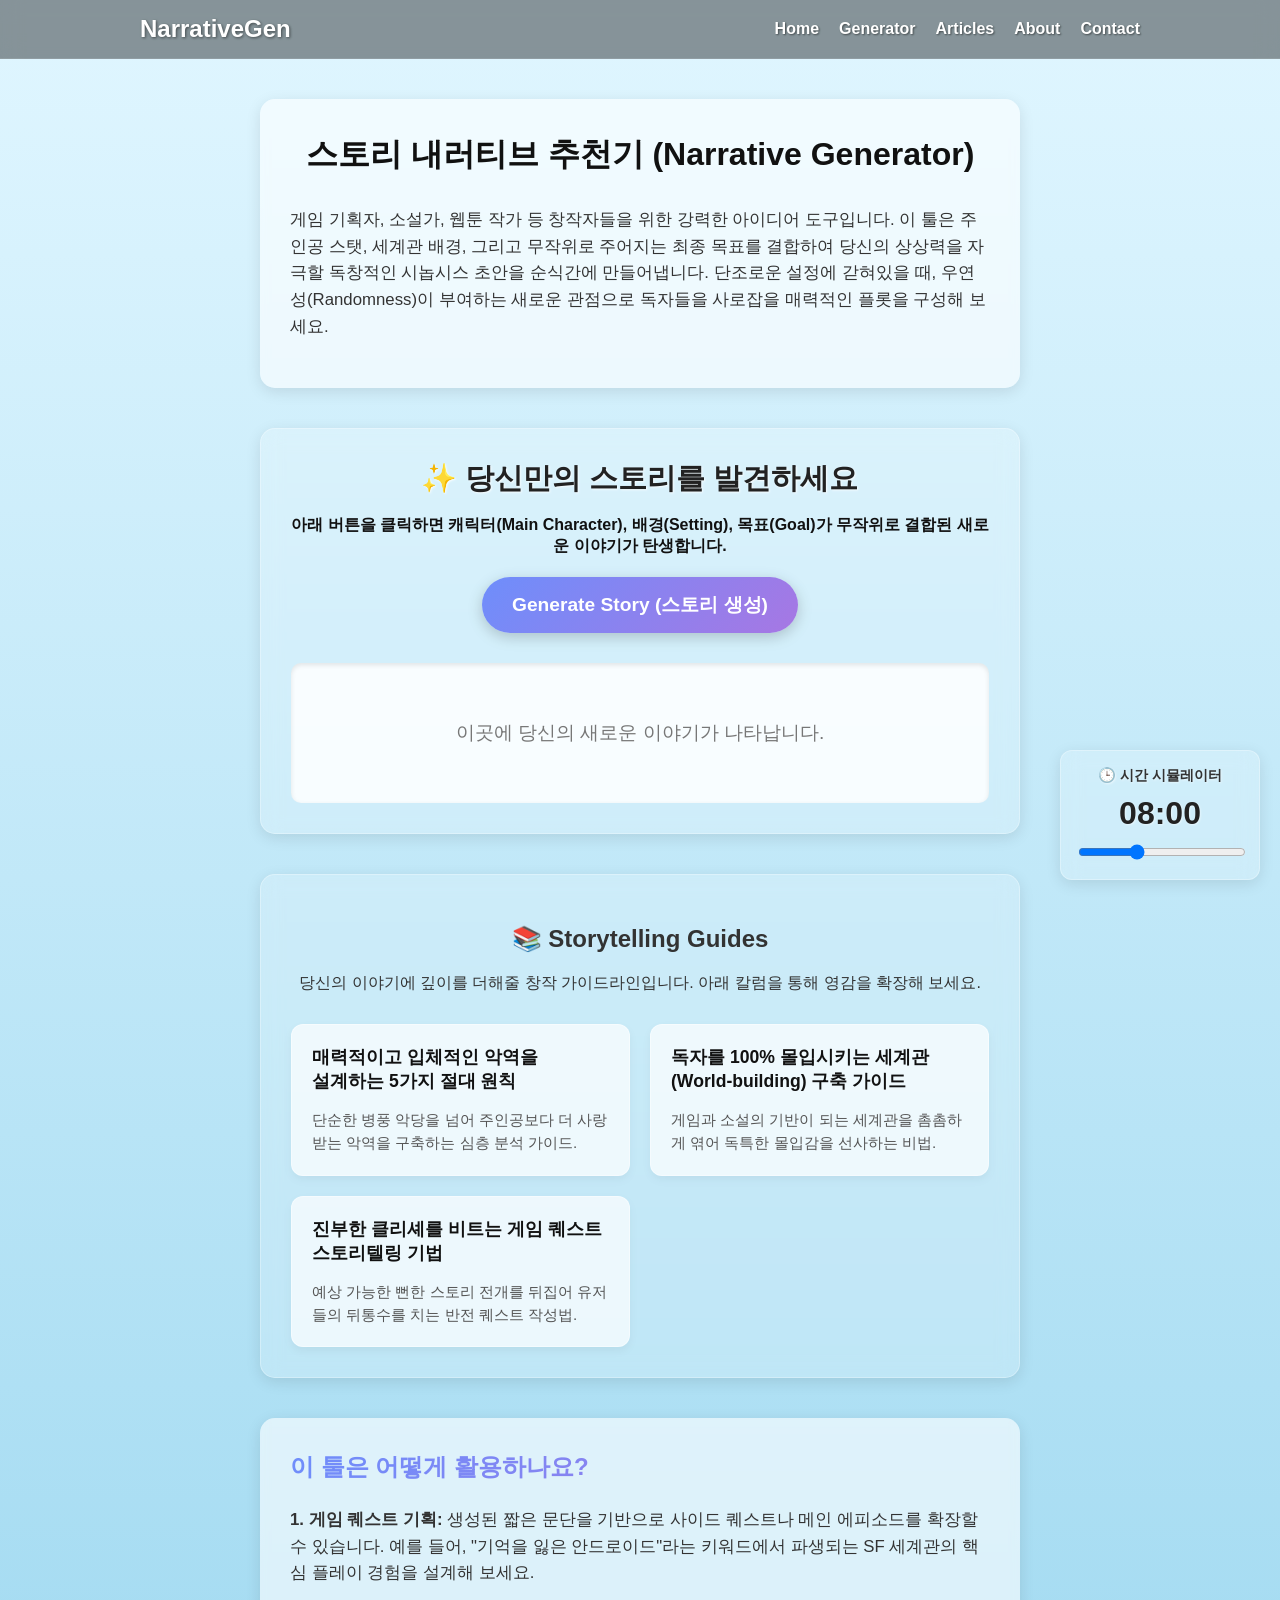
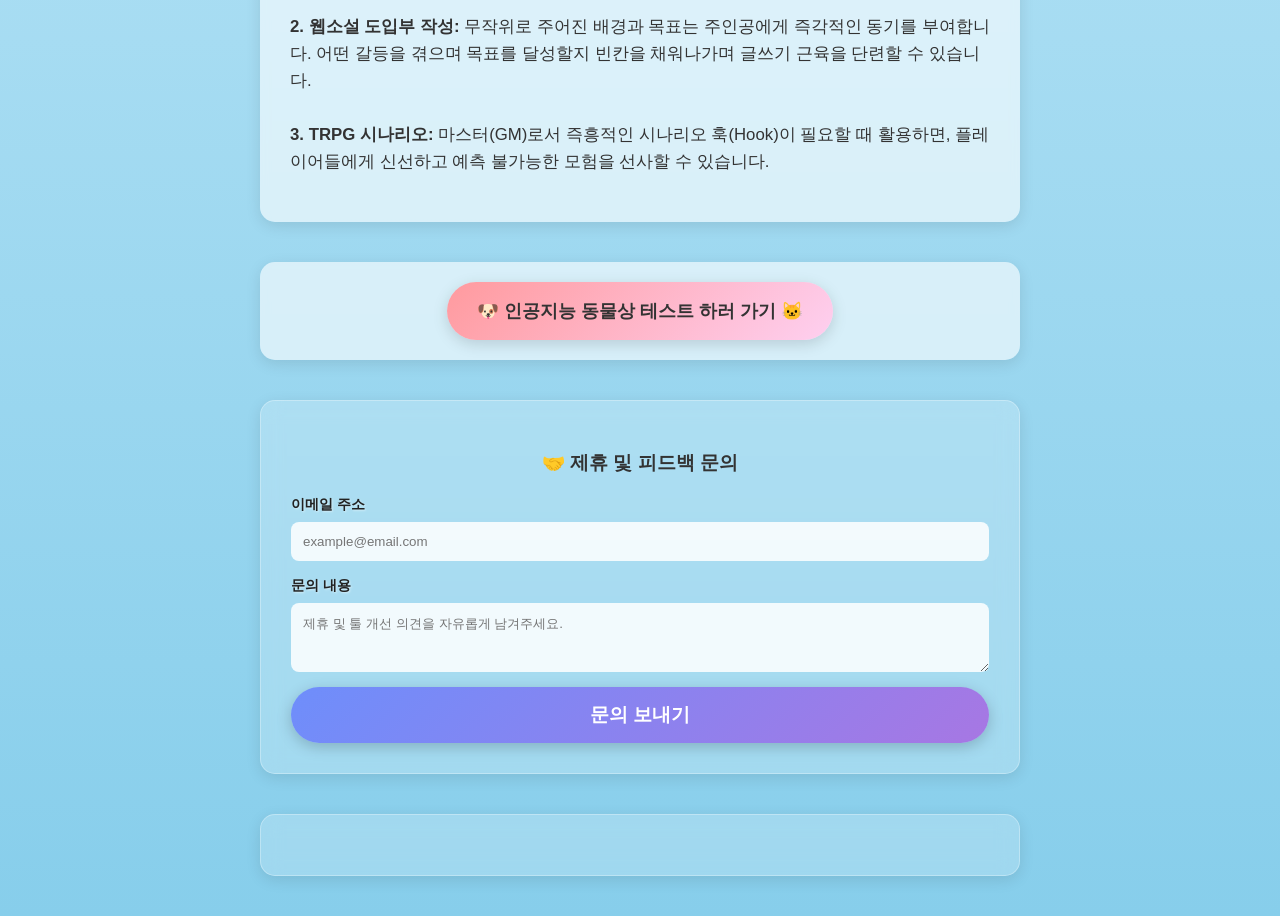
<file: index.html>
<!DOCTYPE html>
<html lang="ko">

<head>
  <meta charset="UTF-8">
  <meta name="viewport" content="width=device-width, initial-scale=1.0">
  <meta name="description"
    content="게임 기획 및 소설 창작을 위한 스토리 내러티브 추천기(Narrative Generator)입니다. 캐릭터, 배경, 목표를 무작위로 조합하여 독창적인 아이디어를 얻어보세요.">
  <title>Narrative Generator - 스토리 아이디어 추천기</title>
  <link rel="stylesheet" href="style.css">

  <!-- Google Adsense -->
  <meta name="google-adsense-account" content="ca-pub-8409907744414724">
  <script async src="https://pagead2.googlesyndication.com/pagead/js/adsbygoogle.js?client=ca-pub-8409907744414724"
    crossorigin="anonymous"></script>
  <!-- Google tag (gtag.js) -->
  <script async src="https://www.googletagmanager.com/gtag/js?id=G-3LQG0Y2EP1"></script>
  <script>
    window.dataLayer = window.dataLayer || [];
    function gtag(){dataLayer.push(arguments);}
    gtag('js', new Date());

    gtag('config', 'G-3LQG0Y2EP1');
  </script>
  <script type="text/javascript">
      (function(c,l,a,r,i,t,y){
          c[a]=c[a]||function(){(c[a].q=c[a].q||[]).push(arguments)};
          t=l.createElement(r);t.async=1;t.src="https://www.clarity.ms/tag/"+i;
          y=l.getElementsByTagName(r)[0];y.parentNode.insertBefore(t,y);
      })(window, document, "clarity", "script", "w0npbpcrxd");
  </script>
</head>

<body class="morning">

  <!-- 명확한 네비게이션 바 (AdSense 요건) -->
  <nav class="main-nav">
    <div class="nav-container">
      <div class="logo">NarrativeGen</div>
      <ul class="nav-links">
        <li><a href="#home">Home</a></li>
        <li><a href="#generator">Generator</a></li>
        <li><a href="#articles">Articles</a></li>
        <li><a href="#about">About</a></li>
        <li><a href="#contact">Contact</a></li>
      </ul>
    </div>
  </nav>

  <main>
    <!-- SEO 최적화 소개 텍스트 -->
    <section id="home" class="seo-intro-container text-panel">
      <h1>스토리 내러티브 추천기 (Narrative Generator)</h1>
      <p>
        게임 기획자, 소설가, 웹툰 작가 등 창작자들을 위한 강력한 아이디어 도구입니다.
        이 툴은 주인공 스탯, 세계관 배경, 그리고 무작위로 주어지는 최종 목표를 결합하여
        당신의 상상력을 자극할 독창적인 시놉시스 초안을 순식간에 만들어냅니다.
        단조로운 설정에 갇혀있을 때, 우연성(Randomness)이 부여하는 새로운 관점으로
        독자들을 사로잡을 매력적인 플롯을 구성해 보세요.
      </p>
    </section>

    <!-- 핵심 기능: 내러티브 추천기 -->
    <section id="generator" class="generator-container glass-panel">
      <h2>✨ 당신만의 스토리를 발견하세요</h2>
      <p>아래 버튼을 클릭하면 캐릭터(Main Character), 배경(Setting), 목표(Goal)가 무작위로 결합된 새로운 이야기가 탄생합니다.</p>

      <button id="generate-btn" class="action-btn">Generate Story (스토리 생성)</button>

      <div id="story-output" class="output-box" aria-live="polite">
        <!-- 결과 텍스트가 여기에 출력됩니다 -->
        <p class="placeholder-text">이곳에 당신의 새로운 이야기가 나타납니다.</p>
      </div>
    </section>

    <!-- 스토리텔링 칼럼 섹션 -->
    <section id="articles" class="articles-container glass-panel">
      <h2>📚 Storytelling Guides</h2>
      <p style="margin-bottom: 30px;">당신의 이야기에 깊이를 더해줄 창작 가이드라인입니다. 아래 칼럼을 통해 영감을 확장해 보세요.</p>
      <div class="card-grid">
        <a href="article-1.html" class="article-card">
          <div class="card-content">
            <h3>매력적이고 입체적인 악역을 설계하는 5가지 절대 원칙</h3>
            <p>단순한 병풍 악당을 넘어 주인공보다 더 사랑받는 악역을 구축하는 심층 분석 가이드.</p>
          </div>
        </a>
        <a href="article-2.html" class="article-card">
          <div class="card-content">
            <h3>독자를 100% 몰입시키는 세계관(World-building) 구축 가이드</h3>
            <p>게임과 소설의 기반이 되는 세계관을 촘촘하게 엮어 독특한 몰입감을 선사하는 비법.</p>
          </div>
        </a>
        <a href="article-3.html" class="article-card">
          <div class="card-content">
            <h3>진부한 클리셰를 비트는 게임 퀘스트 스토리텔링 기법</h3>
            <p>예상 가능한 뻔한 스토리 전개를 뒤집어 유저들의 뒤통수를 치는 반전 퀘스트 작성법.</p>
          </div>
        </a>
      </div>
    </section>

    <!-- SEO 추가 텍스트 및 안내 -->
    <section id="about" class="seo-outro-container text-panel">
      <h2>이 툴은 어떻게 활용하나요?</h2>
      <p>
        <strong>1. 게임 퀘스트 기획:</strong> 생성된 짧은 문단을 기반으로 사이드 퀘스트나 메인 에피소드를 확장할 수 있습니다.
        예를 들어, "기억을 잃은 안드로이드"라는 키워드에서 파생되는 SF 세계관의 핵심 플레이 경험을 설계해 보세요.<br><br>
        <strong>2. 웹소설 도입부 작성:</strong> 무작위로 주어진 배경과 목표는 주인공에게 즉각적인 동기를 부여합니다.
        어떤 갈등을 겪으며 목표를 달성할지 빈칸을 채워나가며 글쓰기 근육을 단련할 수 있습니다.<br><br>
        <strong>3. TRPG 시나리오:</strong> 마스터(GM)로서 즉흥적인 시나리오 훅(Hook)이 필요할 때 활용하면,
        플레이어들에게 신선하고 예측 불가능한 모험을 선사할 수 있습니다.
      </p>
    </section>

    <!-- 기존 요소 유지: 동물상 테스트 링크 -->
    <nav class="animal-test-link-container text-panel">
      <a href="animal.html" class="animal-test-link">🐶 인공지능 동물상 테스트 하러 가기 🐱</a>
    </nav>

    <!-- 기존 요소 유지: 제휴 문의 폼 -->
    <section id="contact" class="contact-form-container glass-panel">
      <h3>🤝 제휴 및 피드백 문의</h3>
      <form action="https://formspree.io/f/maqpeelq" method="POST">
        <label>
          이메일 주소
          <input type="email" name="email" placeholder="example@email.com" required>
        </label>
        <label>
          문의 내용
          <textarea name="message" rows="3" placeholder="제휴 및 툴 개선 의견을 자유롭게 남겨주세요." required></textarea>
        </label>
        <button type="submit" class="action-btn" style="width: 100%;">문의 보내기</button>
      </form>
    </section>

    <!-- Disqus 댓글 창 -->
    <div class="comments-container glass-panel">
      <div id="disqus_thread"></div>
    </div>
  </main>

  <!-- 가벼운 위젯으로 축소된 시간 시뮬레이터 -->
  <aside class="time-widget glass-panel">
    <div class="widget-header">🕒 시간 시뮬레이터</div>
    <div id="time-display" class="widget-time">08:00</div>
    <input type="range" id="time-slider" min="0" max="1439" value="480">
  </aside>

  <script>
    // Disqus Comments
    (function () {
      var d = document, s = d.createElement('script');
      s.src = 'https://tutorial-3qmhilxuqp.disqus.com/embed.js';
      s.setAttribute('data-timestamp', +new Date());
      (d.head || d.body).appendChild(s);
    })();
  </script>
  <noscript>Please enable JavaScript to view the <a href="https://disqus.com/?ref_noscript">comments powered by
      Disqus.</a></noscript>

  <script src="script.js"></script>
</body>

</html>
</file>
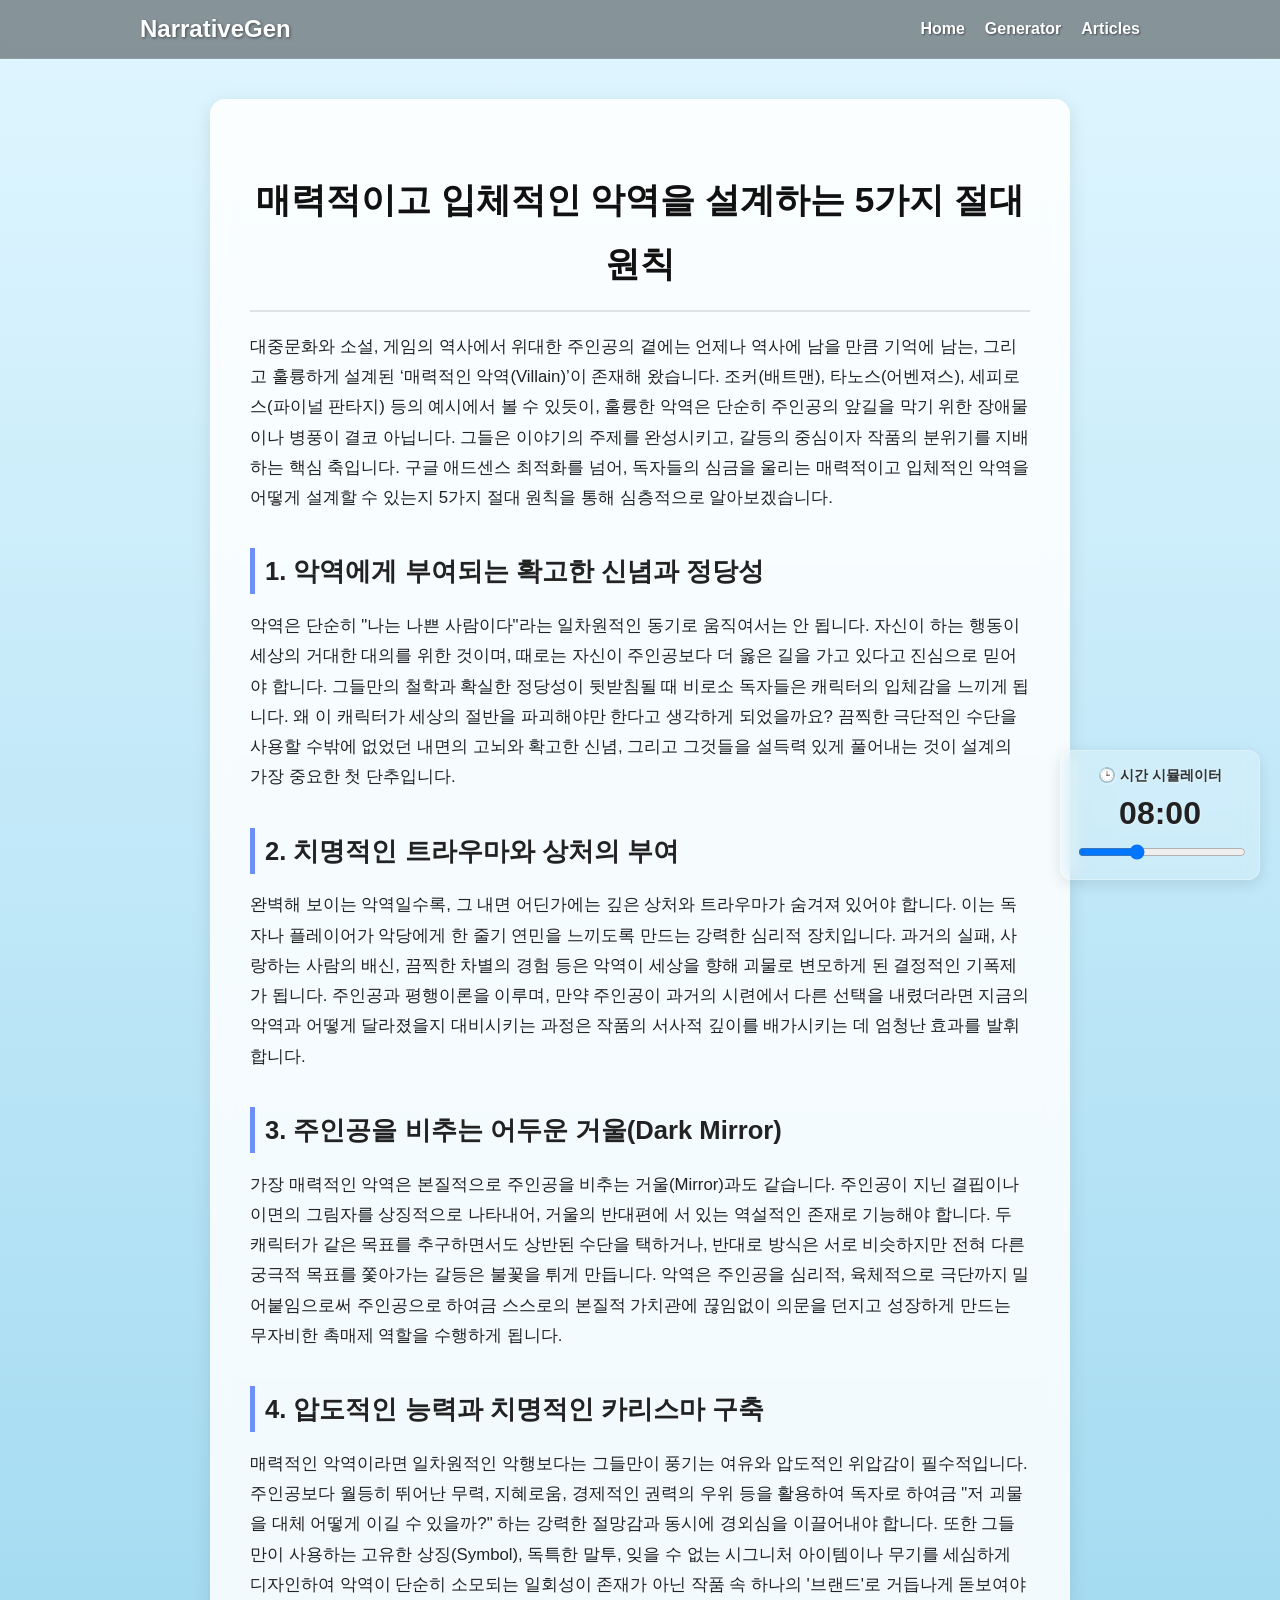
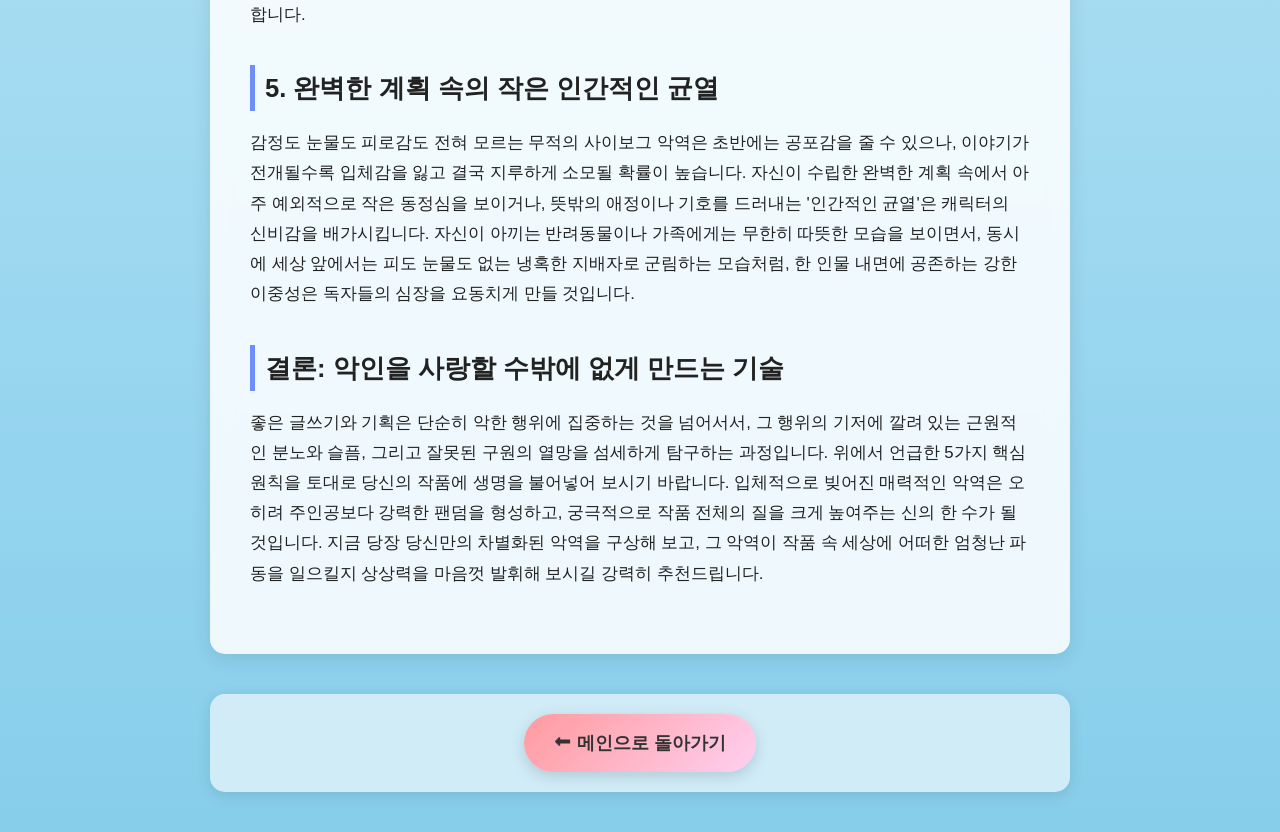
<file: article-1.html>
<!DOCTYPE html>
<html lang="ko">
<head>
  <meta charset="UTF-8">
  <meta name="viewport" content="width=device-width, initial-scale=1.0">
  <meta name="description" content="단순한 병풍 악당을 넘어 주인공보다 더 사랑받는 매력적이고 입체적인 악역을 설계하는 5가지 절대 원칙을 소개하는 심층 창작 가이드입니다.">
  <title>매력적이고 입체적인 악역을 설계하는 5가지 절대 원칙 - NarrativeGen</title>
  <link rel="stylesheet" href="style.css">
  <meta name="google-adsense-account" content="ca-pub-8409907744414724">
  <script async src="https://pagead2.googlesyndication.com/pagead/js/adsbygoogle.js?client=ca-pub-8409907744414724" crossorigin="anonymous"></script>
  <!-- Google tag (gtag.js) -->
  <script async src="https://www.googletagmanager.com/gtag/js?id=G-3LQG0Y2EP1"></script>
  <script>
    window.dataLayer = window.dataLayer || [];
    function gtag(){dataLayer.push(arguments);}
    gtag('js', new Date());

    gtag('config', 'G-3LQG0Y2EP1');
  </script>
  <script type="text/javascript">
      (function(c,l,a,r,i,t,y){
          c[a]=c[a]||function(){(c[a].q=c[a].q||[]).push(arguments)};
          t=l.createElement(r);t.async=1;t.src="https://www.clarity.ms/tag/"+i;
          y=l.getElementsByTagName(r)[0];y.parentNode.insertBefore(t,y);
      })(window, document, "clarity", "script", "w0npbpcrxd");
  </script>
</head>
<body class="morning">

  <nav class="main-nav">
    <div class="nav-container">
      <div class="logo">NarrativeGen</div>
      <ul class="nav-links">
        <li><a href="index.html#home">Home</a></li>
        <li><a href="index.html#generator">Generator</a></li>
        <li><a href="index.html#articles">Articles</a></li>
      </ul>
    </div>
  </nav>

  <main style="max-width: 900px; padding: 40px 20px; display: flex; flex-direction: column; gap: 40px; box-sizing: border-box; align-items: center; width: 100%;">
    <article class="article-content">
      <h1>매력적이고 입체적인 악역을 설계하는 5가지 절대 원칙</h1>
      
      <p>대중문화와 소설, 게임의 역사에서 위대한 주인공의 곁에는 언제나 역사에 남을 만큼 기억에 남는, 그리고 훌륭하게 설계된 ‘매력적인 악역(Villain)’이 존재해 왔습니다. 조커(배트맨), 타노스(어벤져스), 세피로스(파이널 판타지) 등의 예시에서 볼 수 있듯이, 훌륭한 악역은 단순히 주인공의 앞길을 막기 위한 장애물이나 병풍이 결코 아닙니다. 그들은 이야기의 주제를 완성시키고, 갈등의 중심이자 작품의 분위기를 지배하는 핵심 축입니다. 구글 애드센스 최적화를 넘어, 독자들의 심금을 울리는 매력적이고 입체적인 악역을 어떻게 설계할 수 있는지 5가지 절대 원칙을 통해 심층적으로 알아보겠습니다.</p>
      
      <h2>1. 악역에게 부여되는 확고한 신념과 정당성</h2>
      <p>악역은 단순히 "나는 나쁜 사람이다"라는 일차원적인 동기로 움직여서는 안 됩니다. 자신이 하는 행동이 세상의 거대한 대의를 위한 것이며, 때로는 자신이 주인공보다 더 옳은 길을 가고 있다고 진심으로 믿어야 합니다. 그들만의 철학과 확실한 정당성이 뒷받침될 때 비로소 독자들은 캐릭터의 입체감을 느끼게 됩니다. 왜 이 캐릭터가 세상의 절반을 파괴해야만 한다고 생각하게 되었을까요? 끔찍한 극단적인 수단을 사용할 수밖에 없었던 내면의 고뇌와 확고한 신념, 그리고 그것들을 설득력 있게 풀어내는 것이 설계의 가장 중요한 첫 단추입니다.</p>

      <h2>2. 치명적인 트라우마와 상처의 부여</h2>
      <p>완벽해 보이는 악역일수록, 그 내면 어딘가에는 깊은 상처와 트라우마가 숨겨져 있어야 합니다. 이는 독자나 플레이어가 악당에게 한 줄기 연민을 느끼도록 만드는 강력한 심리적 장치입니다. 과거의 실패, 사랑하는 사람의 배신, 끔찍한 차별의 경험 등은 악역이 세상을 향해 괴물로 변모하게 된 결정적인 기폭제가 됩니다. 주인공과 평행이론을 이루며, 만약 주인공이 과거의 시련에서 다른 선택을 내렸더라면 지금의 악역과 어떻게 달라졌을지 대비시키는 과정은 작품의 서사적 깊이를 배가시키는 데 엄청난 효과를 발휘합니다.</p>

      <h2>3. 주인공을 비추는 어두운 거울(Dark Mirror)</h2>
      <p>가장 매력적인 악역은 본질적으로 주인공을 비추는 거울(Mirror)과도 같습니다. 주인공이 지닌 결핍이나 이면의 그림자를 상징적으로 나타내어, 거울의 반대편에 서 있는 역설적인 존재로 기능해야 합니다. 두 캐릭터가 같은 목표를 추구하면서도 상반된 수단을 택하거나, 반대로 방식은 서로 비슷하지만 전혀 다른 궁극적 목표를 쫓아가는 갈등은 불꽃을 튀게 만듭니다. 악역은 주인공을 심리적, 육체적으로 극단까지 밀어붙임으로써 주인공으로 하여금 스스로의 본질적 가치관에 끊임없이 의문을 던지고 성장하게 만드는 무자비한 촉매제 역할을 수행하게 됩니다.</p>

      <h2>4. 압도적인 능력과 치명적인 카리스마 구축</h2>
      <p>매력적인 악역이라면 일차원적인 악행보다는 그들만이 풍기는 여유와 압도적인 위압감이 필수적입니다. 주인공보다 월등히 뛰어난 무력, 지혜로움, 경제적인 권력의 우위 등을 활용하여 독자로 하여금 "저 괴물을 대체 어떻게 이길 수 있을까?" 하는 강력한 절망감과 동시에 경외심을 이끌어내야 합니다. 또한 그들만이 사용하는 고유한 상징(Symbol), 독특한 말투, 잊을 수 없는 시그니처 아이템이나 무기를 세심하게 디자인하여 악역이 단순히 소모되는 일회성이 존재가 아닌 작품 속 하나의 '브랜드'로 거듭나게 돋보여야 합니다.</p>

      <h2>5. 완벽한 계획 속의 작은 인간적인 균열</h2>
      <p>감정도 눈물도 피로감도 전혀 모르는 무적의 사이보그 악역은 초반에는 공포감을 줄 수 있으나, 이야기가 전개될수록 입체감을 잃고 결국 지루하게 소모될 확률이 높습니다. 자신이 수립한 완벽한 계획 속에서 아주 예외적으로 작은 동정심을 보이거나, 뜻밖의 애정이나 기호를 드러내는 '인간적인 균열'은 캐릭터의 신비감을 배가시킵니다. 자신이 아끼는 반려동물이나 가족에게는 무한히 따뜻한 모습을 보이면서, 동시에 세상 앞에서는 피도 눈물도 없는 냉혹한 지배자로 군림하는 모습처럼, 한 인물 내면에 공존하는 강한 이중성은 독자들의 심장을 요동치게 만들 것입니다.</p>

      <h2>결론: 악인을 사랑할 수밖에 없게 만드는 기술</h2>
      <p>좋은 글쓰기와 기획은 단순히 악한 행위에 집중하는 것을 넘어서서, 그 행위의 기저에 깔려 있는 근원적인 분노와 슬픔, 그리고 잘못된 구원의 열망을 섬세하게 탐구하는 과정입니다. 위에서 언급한 5가지 핵심 원칙을 토대로 당신의 작품에 생명을 불어넣어 보시기 바랍니다. 입체적으로 빚어진 매력적인 악역은 오히려 주인공보다 강력한 팬덤을 형성하고, 궁극적으로 작품 전체의 질을 크게 높여주는 신의 한 수가 될 것입니다. 지금 당장 당신만의 차별화된 악역을 구상해 보고, 그 악역이 작품 속 세상에 어떠한 엄청난 파동을 일으킬지 상상력을 마음껏 발휘해 보시길 강력히 추천드립니다.</p>
    </article>
    
    <nav class="animal-test-link-container text-panel">
      <a href="index.html" class="animal-test-link">⬅ 메인으로 돌아가기</a>
    </nav>
  </main>
  
  <aside class="time-widget glass-panel">
    <div class="widget-header">🕒 시간 시뮬레이터</div>
    <div id="time-display" class="widget-time">08:00</div>
    <input type="range" id="time-slider" min="0" max="1439" value="480">
  </aside>

  <script src="script.js"></script>
</body>
</html>
</file>
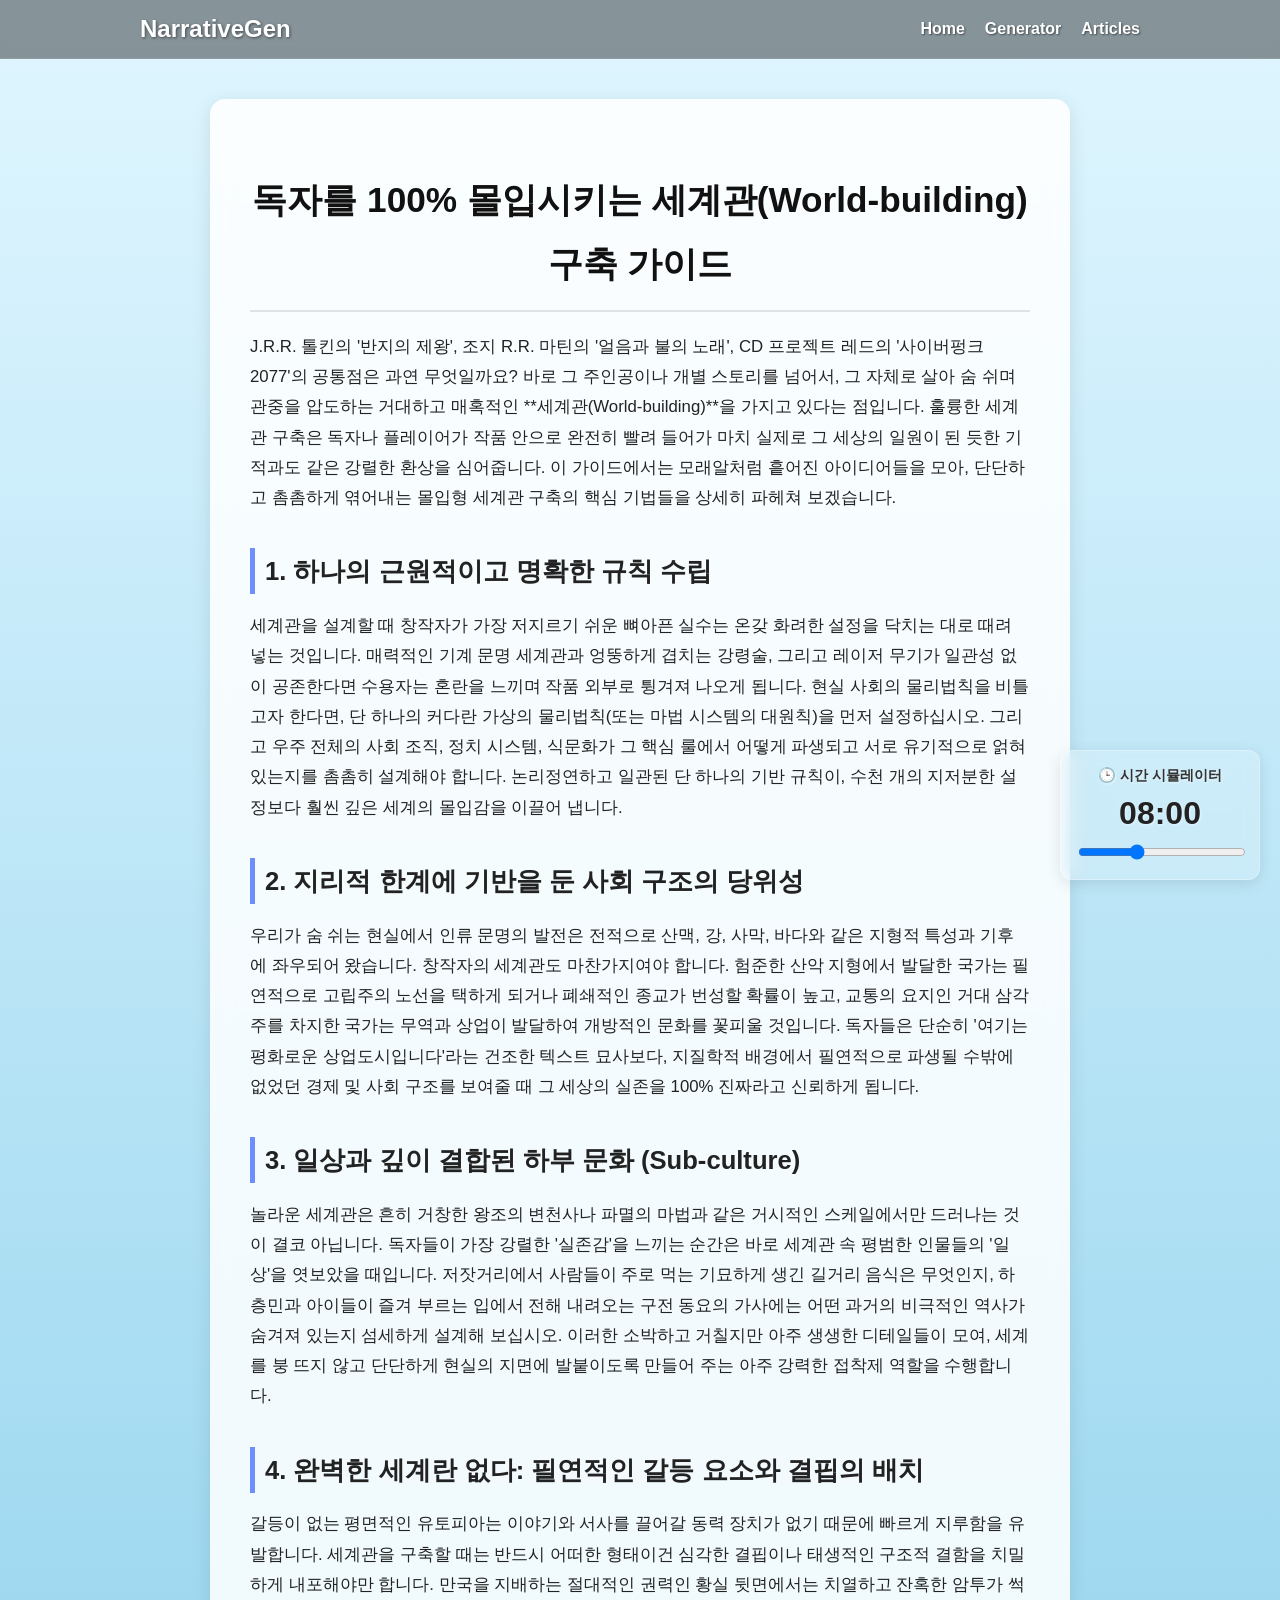
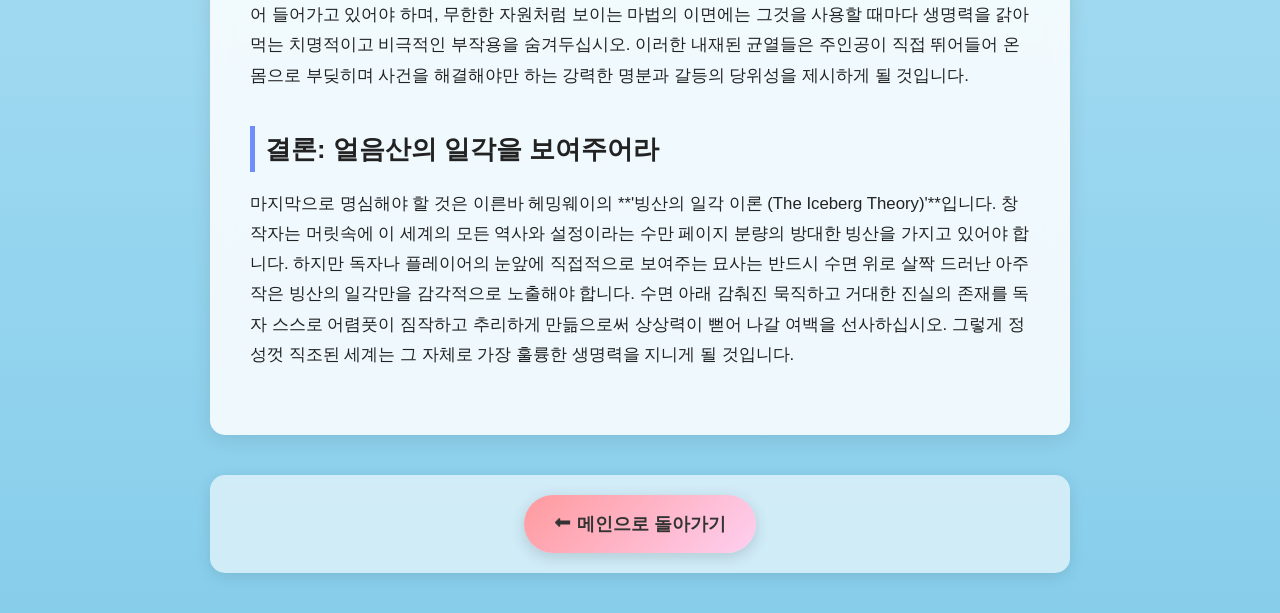
<file: article-2.html>
<!DOCTYPE html>
<html lang="ko">
<head>
  <meta charset="UTF-8">
  <meta name="viewport" content="width=device-width, initial-scale=1.0">
  <meta name="description" content="게임과 소설의 기반이 되는 세계관을 촘촘하게 엮어 독자에게 독특한 몰입감을 선사하는 세계관 구축 가이드라인입니다.">
  <title>독자를 100% 몰입시키는 세계관 (World-building) 구축 가이드 - NarrativeGen</title>
  <link rel="stylesheet" href="style.css">
  <meta name="google-adsense-account" content="ca-pub-8409907744414724">
  <script async src="https://pagead2.googlesyndication.com/pagead/js/adsbygoogle.js?client=ca-pub-8409907744414724" crossorigin="anonymous"></script>
  <!-- Google tag (gtag.js) -->
  <script async src="https://www.googletagmanager.com/gtag/js?id=G-3LQG0Y2EP1"></script>
  <script>
    window.dataLayer = window.dataLayer || [];
    function gtag(){dataLayer.push(arguments);}
    gtag('js', new Date());

    gtag('config', 'G-3LQG0Y2EP1');
  </script>
  <script type="text/javascript">
      (function(c,l,a,r,i,t,y){
          c[a]=c[a]||function(){(c[a].q=c[a].q||[]).push(arguments)};
          t=l.createElement(r);t.async=1;t.src="https://www.clarity.ms/tag/"+i;
          y=l.getElementsByTagName(r)[0];y.parentNode.insertBefore(t,y);
      })(window, document, "clarity", "script", "w0npbpcrxd");
  </script>
</head>
<body class="morning">

  <nav class="main-nav">
    <div class="nav-container">
      <div class="logo">NarrativeGen</div>
      <ul class="nav-links">
        <li><a href="index.html#home">Home</a></li>
        <li><a href="index.html#generator">Generator</a></li>
        <li><a href="index.html#articles">Articles</a></li>
      </ul>
    </div>
  </nav>

  <main style="max-width: 900px; padding: 40px 20px; display: flex; flex-direction: column; gap: 40px; box-sizing: border-box; align-items: center; width: 100%;">
    <article class="article-content">
      <h1>독자를 100% 몰입시키는 세계관(World-building) 구축 가이드</h1>
      
      <p>J.R.R. 톨킨의 '반지의 제왕', 조지 R.R. 마틴의 '얼음과 불의 노래', CD 프로젝트 레드의 '사이버펑크 2077'의 공통점은 과연 무엇일까요? 바로 그 주인공이나 개별 스토리를 넘어서, 그 자체로 살아 숨 쉬며 관중을 압도하는 거대하고 매혹적인 **세계관(World-building)**을 가지고 있다는 점입니다. 훌륭한 세계관 구축은 독자나 플레이어가 작품 안으로 완전히 빨려 들어가 마치 실제로 그 세상의 일원이 된 듯한 기적과도 같은 강렬한 환상을 심어줍니다. 이 가이드에서는 모래알처럼 흩어진 아이디어들을 모아, 단단하고 촘촘하게 엮어내는 몰입형 세계관 구축의 핵심 기법들을 상세히 파헤쳐 보겠습니다.</p>
      
      <h2>1. 하나의 근원적이고 명확한 규칙 수립</h2>
      <p>세계관을 설계할 때 창작자가 가장 저지르기 쉬운 뼈아픈 실수는 온갖 화려한 설정을 닥치는 대로 때려 넣는 것입니다. 매력적인 기계 문명 세계관과 엉뚱하게 겹치는 강령술, 그리고 레이저 무기가 일관성 없이 공존한다면 수용자는 혼란을 느끼며 작품 외부로 튕겨져 나오게 됩니다. 현실 사회의 물리법칙을 비틀고자 한다면, 단 하나의 커다란 가상의 물리법칙(또는 마법 시스템의 대원칙)을 먼저 설정하십시오. 그리고 우주 전체의 사회 조직, 정치 시스템, 식문화가 그 핵심 룰에서 어떻게 파생되고 서로 유기적으로 얽혀 있는지를 촘촘히 설계해야 합니다. 논리정연하고 일관된 단 하나의 기반 규칙이, 수천 개의 지저분한 설정보다 훨씬 깊은 세계의 몰입감을 이끌어 냅니다.</p>

      <h2>2. 지리적 한계에 기반을 둔 사회 구조의 당위성</h2>
      <p>우리가 숨 쉬는 현실에서 인류 문명의 발전은 전적으로 산맥, 강, 사막, 바다와 같은 지형적 특성과 기후에 좌우되어 왔습니다. 창작자의 세계관도 마찬가지여야 합니다. 험준한 산악 지형에서 발달한 국가는 필연적으로 고립주의 노선을 택하게 되거나 폐쇄적인 종교가 번성할 확률이 높고, 교통의 요지인 거대 삼각주를 차지한 국가는 무역과 상업이 발달하여 개방적인 문화를 꽃피울 것입니다. 독자들은 단순히 '여기는 평화로운 상업도시입니다'라는 건조한 텍스트 묘사보다, 지질학적 배경에서 필연적으로 파생될 수밖에 없었던 경제 및 사회 구조를 보여줄 때 그 세상의 실존을 100% 진짜라고 신뢰하게 됩니다.</p>

      <h2>3. 일상과 깊이 결합된 하부 문화 (Sub-culture)</h2>
      <p>놀라운 세계관은 흔히 거창한 왕조의 변천사나 파멸의 마법과 같은 거시적인 스케일에서만 드러나는 것이 결코 아닙니다. 독자들이 가장 강렬한 '실존감'을 느끼는 순간은 바로 세계관 속 평범한 인물들의 '일상'을 엿보았을 때입니다. 저잣거리에서 사람들이 주로 먹는 기묘하게 생긴 길거리 음식은 무엇인지, 하층민과 아이들이 즐겨 부르는 입에서 전해 내려오는 구전 동요의 가사에는 어떤 과거의 비극적인 역사가 숨겨져 있는지 섬세하게 설계해 보십시오. 이러한 소박하고 거칠지만 아주 생생한 디테일들이 모여, 세계를 붕 뜨지 않고 단단하게 현실의 지면에 발붙이도록 만들어 주는 아주 강력한 접착제 역할을 수행합니다.</p>

      <h2>4. 완벽한 세계란 없다: 필연적인 갈등 요소와 결핍의 배치</h2>
      <p>갈등이 없는 평면적인 유토피아는 이야기와 서사를 끌어갈 동력 장치가 없기 때문에 빠르게 지루함을 유발합니다. 세계관을 구축할 때는 반드시 어떠한 형태이건 심각한 결핍이나 태생적인 구조적 결함을 치밀하게 내포해야만 합니다. 만국을 지배하는 절대적인 권력인 황실 뒷면에서는 치열하고 잔혹한 암투가 썩어 들어가고 있어야 하며, 무한한 자원처럼 보이는 마법의 이면에는 그것을 사용할 때마다 생명력을 갉아먹는 치명적이고 비극적인 부작용을 숨겨두십시오. 이러한 내재된 균열들은 주인공이 직접 뛰어들어 온몸으로 부딪히며 사건을 해결해야만 하는 강력한 명분과 갈등의 당위성을 제시하게 될 것입니다.</p>

      <h2>결론: 얼음산의 일각을 보여주어라</h2>
      <p>마지막으로 명심해야 할 것은 이른바 헤밍웨이의 **'빙산의 일각 이론 (The Iceberg Theory)'**입니다. 창작자는 머릿속에 이 세계의 모든 역사와 설정이라는 수만 페이지 분량의 방대한 빙산을 가지고 있어야 합니다. 하지만 독자나 플레이어의 눈앞에 직접적으로 보여주는 묘사는 반드시 수면 위로 살짝 드러난 아주 작은 빙산의 일각만을 감각적으로 노출해야 합니다. 수면 아래 감춰진 묵직하고 거대한 진실의 존재를 독자 스스로 어렴풋이 짐작하고 추리하게 만듦으로써 상상력이 뻗어 나갈 여백을 선사하십시오. 그렇게 정성껏 직조된 세계는 그 자체로 가장 훌륭한 생명력을 지니게 될 것입니다.</p>
    </article>
    
    <nav class="animal-test-link-container text-panel">
      <a href="index.html" class="animal-test-link">⬅ 메인으로 돌아가기</a>
    </nav>
  </main>
  
  <aside class="time-widget glass-panel">
    <div class="widget-header">🕒 시간 시뮬레이터</div>
    <div id="time-display" class="widget-time">08:00</div>
    <input type="range" id="time-slider" min="0" max="1439" value="480">
  </aside>

  <script src="script.js"></script>
</body>
</html>
</file>
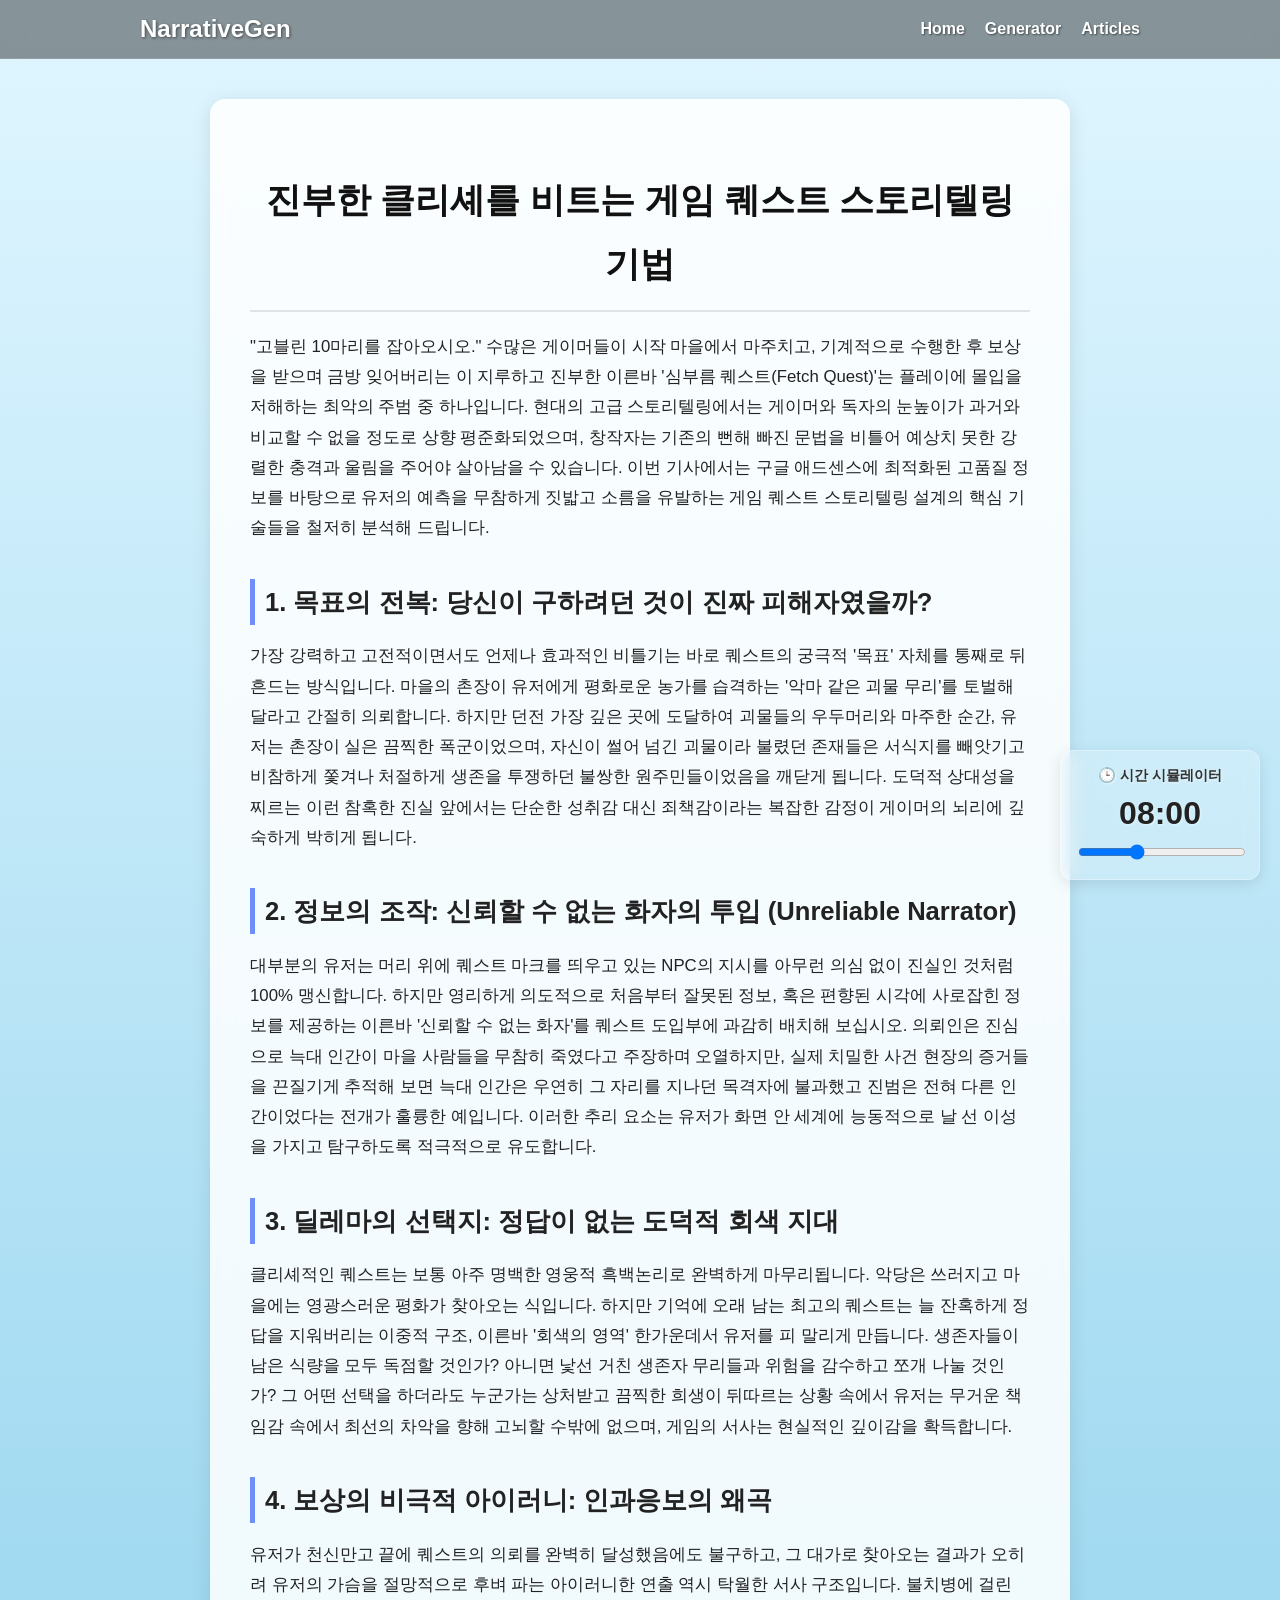
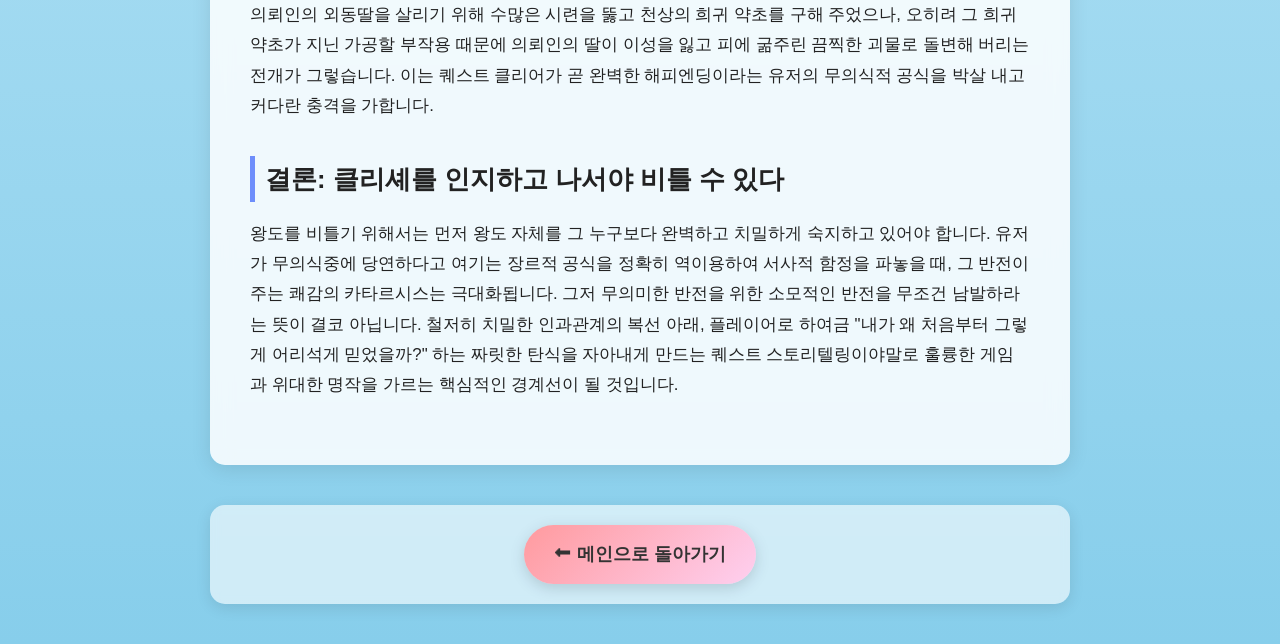
<file: article-3.html>
<!DOCTYPE html>
<html lang="ko">
<head>
  <meta charset="UTF-8">
  <meta name="viewport" content="width=device-width, initial-scale=1.0">
  <meta name="description" content="예상 가능한 뻔한 스토리 전개를 뒤집어 유저들의 뒤통수를 치는 반전 퀘스트 작성법과 게임 퀘스트 스토리텔링 기법을 소개합니다.">
  <title>진부한 클리셰를 비트는 게임 퀘스트 스토리텔링 기법 - NarrativeGen</title>
  <link rel="stylesheet" href="style.css">
  <meta name="google-adsense-account" content="ca-pub-8409907744414724">
  <script async src="https://pagead2.googlesyndication.com/pagead/js/adsbygoogle.js?client=ca-pub-8409907744414724" crossorigin="anonymous"></script>
  <!-- Google tag (gtag.js) -->
  <script async src="https://www.googletagmanager.com/gtag/js?id=G-3LQG0Y2EP1"></script>
  <script>
    window.dataLayer = window.dataLayer || [];
    function gtag(){dataLayer.push(arguments);}
    gtag('js', new Date());

    gtag('config', 'G-3LQG0Y2EP1');
  </script>
  <script type="text/javascript">
      (function(c,l,a,r,i,t,y){
          c[a]=c[a]||function(){(c[a].q=c[a].q||[]).push(arguments)};
          t=l.createElement(r);t.async=1;t.src="https://www.clarity.ms/tag/"+i;
          y=l.getElementsByTagName(r)[0];y.parentNode.insertBefore(t,y);
      })(window, document, "clarity", "script", "w0npbpcrxd");
  </script>
</head>
<body class="morning">

  <nav class="main-nav">
    <div class="nav-container">
      <div class="logo">NarrativeGen</div>
      <ul class="nav-links">
        <li><a href="index.html#home">Home</a></li>
        <li><a href="index.html#generator">Generator</a></li>
        <li><a href="index.html#articles">Articles</a></li>
      </ul>
    </div>
  </nav>

  <main style="max-width: 900px; padding: 40px 20px; display: flex; flex-direction: column; gap: 40px; box-sizing: border-box; align-items: center; width: 100%;">
    <article class="article-content">
      <h1>진부한 클리셰를 비트는 게임 퀘스트 스토리텔링 기법</h1>
      
      <p>"고블린 10마리를 잡아오시오." 수많은 게이머들이 시작 마을에서 마주치고, 기계적으로 수행한 후 보상을 받으며 금방 잊어버리는 이 지루하고 진부한 이른바 '심부름 퀘스트(Fetch Quest)'는 플레이에 몰입을 저해하는 최악의 주범 중 하나입니다. 현대의 고급 스토리텔링에서는 게이머와 독자의 눈높이가 과거와 비교할 수 없을 정도로 상향 평준화되었으며, 창작자는 기존의 뻔해 빠진 문법을 비틀어 예상치 못한 강렬한 충격과 울림을 주어야 살아남을 수 있습니다. 이번 기사에서는 구글 애드센스에 최적화된 고품질 정보를 바탕으로 유저의 예측을 무참하게 짓밟고 소름을 유발하는 게임 퀘스트 스토리텔링 설계의 핵심 기술들을 철저히 분석해 드립니다.</p>
      
      <h2>1. 목표의 전복: 당신이 구하려던 것이 진짜 피해자였을까?</h2>
      <p>가장 강력하고 고전적이면서도 언제나 효과적인 비틀기는 바로 퀘스트의 궁극적 '목표' 자체를 통째로 뒤흔드는 방식입니다. 마을의 촌장이 유저에게 평화로운 농가를 습격하는 '악마 같은 괴물 무리'를 토벌해 달라고 간절히 의뢰합니다. 하지만 던전 가장 깊은 곳에 도달하여 괴물들의 우두머리와 마주한 순간, 유저는 촌장이 실은 끔찍한 폭군이었으며, 자신이 썰어 넘긴 괴물이라 불렸던 존재들은 서식지를 빼앗기고 비참하게 쫓겨나 처절하게 생존을 투쟁하던 불쌍한 원주민들이었음을 깨닫게 됩니다. 도덕적 상대성을 찌르는 이런 참혹한 진실 앞에서는 단순한 성취감 대신 죄책감이라는 복잡한 감정이 게이머의 뇌리에 깊숙하게 박히게 됩니다.</p>

      <h2>2. 정보의 조작: 신뢰할 수 없는 화자의 투입 (Unreliable Narrator)</h2>
      <p>대부분의 유저는 머리 위에 퀘스트 마크를 띄우고 있는 NPC의 지시를 아무런 의심 없이 진실인 것처럼 100% 맹신합니다. 하지만 영리하게 의도적으로 처음부터 잘못된 정보, 혹은 편향된 시각에 사로잡힌 정보를 제공하는 이른바 '신뢰할 수 없는 화자'를 퀘스트 도입부에 과감히 배치해 보십시오. 의뢰인은 진심으로 늑대 인간이 마을 사람들을 무참히 죽였다고 주장하며 오열하지만, 실제 치밀한 사건 현장의 증거들을 끈질기게 추적해 보면 늑대 인간은 우연히 그 자리를 지나던 목격자에 불과했고 진범은 전혀 다른 인간이었다는 전개가 훌륭한 예입니다. 이러한 추리 요소는 유저가 화면 안 세계에 능동적으로 날 선 이성을 가지고 탐구하도록 적극적으로 유도합니다.</p>

      <h2>3. 딜레마의 선택지: 정답이 없는 도덕적 회색 지대</h2>
      <p>클리셰적인 퀘스트는 보통 아주 명백한 영웅적 흑백논리로 완벽하게 마무리됩니다. 악당은 쓰러지고 마을에는 영광스러운 평화가 찾아오는 식입니다. 하지만 기억에 오래 남는 최고의 퀘스트는 늘 잔혹하게 정답을 지워버리는 이중적 구조, 이른바 '회색의 영역' 한가운데서 유저를 피 말리게 만듭니다. 생존자들이 남은 식량을 모두 독점할 것인가? 아니면 낯선 거친 생존자 무리들과 위험을 감수하고 쪼개 나눌 것인가? 그 어떤 선택을 하더라도 누군가는 상처받고 끔찍한 희생이 뒤따르는 상황 속에서 유저는 무거운 책임감 속에서 최선의 차악을 향해 고뇌할 수밖에 없으며, 게임의 서사는 현실적인 깊이감을 확득합니다.</p>

      <h2>4. 보상의 비극적 아이러니: 인과응보의 왜곡</h2>
      <p>유저가 천신만고 끝에 퀘스트의 의뢰를 완벽히 달성했음에도 불구하고, 그 대가로 찾아오는 결과가 오히려 유저의 가슴을 절망적으로 후벼 파는 아이러니한 연출 역시 탁월한 서사 구조입니다. 불치병에 걸린 의뢰인의 외동딸을 살리기 위해 수많은 시련을 뚫고 천상의 희귀 약초를 구해 주었으나, 오히려 그 희귀 약초가 지닌 가공할 부작용 때문에 의뢰인의 딸이 이성을 잃고 피에 굶주린 끔찍한 괴물로 돌변해 버리는 전개가 그렇습니다. 이는 퀘스트 클리어가 곧 완벽한 해피엔딩이라는 유저의 무의식적 공식을 박살 내고 커다란 충격을 가합니다.</p>

      <h2>결론: 클리셰를 인지하고 나서야 비틀 수 있다</h2>
      <p>왕도를 비틀기 위해서는 먼저 왕도 자체를 그 누구보다 완벽하고 치밀하게 숙지하고 있어야 합니다. 유저가 무의식중에 당연하다고 여기는 장르적 공식을 정확히 역이용하여 서사적 함정을 파놓을 때, 그 반전이 주는 쾌감의 카타르시스는 극대화됩니다. 그저 무의미한 반전을 위한 소모적인 반전을 무조건 남발하라는 뜻이 결코 아닙니다. 철저히 치밀한 인과관계의 복선 아래, 플레이어로 하여금 "내가 왜 처음부터 그렇게 어리석게 믿었을까?" 하는 짜릿한 탄식을 자아내게 만드는 퀘스트 스토리텔링이야말로 훌륭한 게임과 위대한 명작을 가르는 핵심적인 경계선이 될 것입니다.</p>
    </article>
    
    <nav class="animal-test-link-container text-panel">
      <a href="index.html" class="animal-test-link">⬅ 메인으로 돌아가기</a>
    </nav>
  </main>
  
  <aside class="time-widget glass-panel">
    <div class="widget-header">🕒 시간 시뮬레이터</div>
    <div id="time-display" class="widget-time">08:00</div>
    <input type="range" id="time-slider" min="0" max="1439" value="480">
  </aside>

  <script src="script.js"></script>
</body>
</html>
</file>
<file: style.css>
/* 1. 기본 뼈대와 글씨체 설정 */
body {
    margin: 0;
    min-height: 100vh;
    padding: 0;
    box-sizing: border-box;
    display: flex;
    flex-direction: column;
    align-items: center;
    font-family: 'Malgun Gothic', sans-serif;
    /* 배경색이 바뀔 때 스르륵 변하도록 애니메이션 효과(transition) 부여 */
    transition: background 4s ease, color 4s ease;
    scroll-behavior: smooth;
}

/* 2. 명찰에 따라 배경색(그라데이션) 지정 */
.morning {
    background: linear-gradient(to top, #87CEEB, #E0F6FF);
    color: #333;
}

.afternoon {
    background: linear-gradient(to top, #FF8C00, #FFD700);
    color: white;
}

.night {
    background: linear-gradient(to top, #191970, #000000);
    color: white;
}

/* Navigation Bar */
.main-nav {
    width: 100%;
    background: rgba(0, 0, 0, 0.4);
    backdrop-filter: blur(10px);
    position: sticky;
    top: 0;
    z-index: 1000;
    border-bottom: 1px solid rgba(255, 255, 255, 0.1);
}
.nav-container {
    max-width: 1000px;
    margin: 0 auto;
    display: flex;
    justify-content: space-between;
    align-items: center;
    padding: 15px 20px;
}
.logo {
    font-size: 1.5rem;
    font-weight: bold;
    color: white;
    text-shadow: 1px 1px 3px rgba(0,0,0,0.5);
}
.nav-links {
    list-style: none;
    display: flex;
    gap: 20px;
    margin: 0;
    padding: 0;
}
.nav-links a {
    color: white;
    text-decoration: none;
    font-weight: bold;
    font-size: 1rem;
    transition: color 0.3s;
    text-shadow: 1px 1px 2px rgba(0,0,0,0.5);
}
.nav-links a:hover {
    color: #FFD700;
}

main {
    width: 100%;
    max-width: 800px;
    padding: 40px 20px;
    display: flex;
    flex-direction: column;
    gap: 40px;
    box-sizing: border-box;
    align-items: center;
}

/* Glass Panel Base */
.glass-panel {
    background: rgba(255, 255, 255, 0.2);
    backdrop-filter: blur(10px);
    padding: 30px;
    border-radius: 15px;
    box-shadow: 0 4px 15px rgba(0, 0, 0, 0.1);
    border: 1px solid rgba(255, 255, 255, 0.3);
    width: 100%;
    box-sizing: border-box;
    text-align: center;
}

/* Text Panel for SEO */
.text-panel {
    background: rgba(255, 255, 255, 0.6);
    backdrop-filter: blur(5px);
    padding: 30px;
    border-radius: 15px;
    box-shadow: 0 4px 15px rgba(0, 0, 0, 0.1);
    width: 100%;
    box-sizing: border-box;
    color: #333;
    line-height: 1.6;
    text-align: left;
}
.text-panel h1 {
    margin-top: 0;
    color: #111;
    font-size: 2rem;
    text-align: center;
}
.text-panel h2 {
    margin-top: 0;
    color: #111;
    background: linear-gradient(135deg, #6e8efb, #a777e3);
    -webkit-background-clip: text;
    -webkit-text-fill-color: transparent;
}
.text-panel p {
    font-size: 1.05rem;
}

/* Generator UI */
.generator-container h2 {
    margin-top: 0;
    margin-bottom: 10px;
    color: #222;
    font-size: 1.8rem;
    text-shadow: 1px 1px 2px rgba(255,255,255,0.8);
}
.generator-container p {
    color: #111;
    font-weight: bold;
    margin-bottom: 20px;
}
.action-btn {
    display: inline-block;
    padding: 15px 30px;
    background: linear-gradient(135deg, #6e8efb, #a777e3);
    color: white;
    font-weight: bold;
    font-size: 1.2rem;
    border: none;
    border-radius: 50px;
    cursor: pointer;
    box-shadow: 0 4px 15px rgba(0,0,0,0.2);
    transition: transform 0.3s ease, box-shadow 0.3s ease;
    text-decoration: none;
}
.action-btn:hover {
    transform: translateY(-3px);
    box-shadow: 0 6px 20px rgba(0,0,0,0.3);
}

.output-box {
    margin-top: 30px;
    padding: 20px;
    background: rgba(255, 255, 255, 0.85);
    border-radius: 10px;
    font-size: 1.2rem;
    color: #222;
    font-weight: bold;
    min-height: 100px;
    display: flex;
    align-items: center;
    justify-content: center;
    line-height: 1.6;
    box-shadow: inset 0 2px 5px rgba(0,0,0,0.1);
    word-break: keep-all;
    transition: opacity 0.3s ease;
}
.output-box p {
    margin: 0;
    color: #111;
    font-weight: bold;
}
.placeholder-text {
    color: #777 !important;
    font-weight: normal !important;
}

/* Time Widget (Bottom Right) */
.time-widget {
    position: fixed;
    bottom: 20px;
    right: 20px;
    width: 200px;
    padding: 15px;
    border-radius: 12px;
    z-index: 100;
}
.widget-header {
    font-size: 0.9rem;
    font-weight: bold;
    margin-bottom: 10px;
    color: #333;
    text-shadow: 1px 1px 2px rgba(255,255,255,0.5);
}
.widget-time {
    font-size: 2rem;
    font-weight: bold;
    margin-bottom: 10px;
    color: #222;
    text-shadow: 1px 1px 2px rgba(255,255,255,0.5);
}
#time-slider {
    width: 100%;
    cursor: pointer;
}

/* Animal Test Link */
.animal-test-link-container.text-panel {
    text-align: center;
    padding: 20px;
}
.animal-test-link {
    display: inline-block;
    padding: 15px 30px;
    background: linear-gradient(135deg, #ff9a9e 0%, #fecfef 99%, #fecfef 100%);
    color: #333;
    text-decoration: none;
    font-size: 1.1rem;
    font-weight: bold;
    border-radius: 50px;
    box-shadow: 0 4px 15px rgba(0,0,0,0.15);
    transition: transform 0.3s ease, box-shadow 0.3s ease;
}
.animal-test-link:hover {
    transform: translateY(-3px);
    box-shadow: 0 6px 20px rgba(0,0,0,0.25);
}

/* Contact Form */
.contact-form-container form {
    display: flex;
    flex-direction: column;
    gap: 15px;
}
.contact-form-container label {
    display: flex;
    flex-direction: column;
    text-align: left;
    font-size: 0.9rem;
    font-weight: bold;
    color: #222;
    text-shadow: 1px 1px 2px rgba(255, 255, 255, 0.5);
}
.contact-form-container input,
.contact-form-container textarea {
    margin-top: 8px;
    padding: 12px;
    border: none;
    border-radius: 8px;
    background: rgba(255, 255, 255, 0.85);
    font-family: inherit;
    resize: vertical;
    outline: none;
}
.contact-form-container input:focus,
.contact-form-container textarea:focus {
    background: rgba(255, 255, 255, 1);
    box-shadow: 0 0 0 2px rgba(110, 142, 251, 0.3);
}

/* Responsive */
@media (max-width: 600px) {
    .nav-links { gap: 10px; font-size: 0.9rem; }
    .logo { font-size: 1.2rem; }
    .time-widget { 
        position: static; 
        margin: 20px auto; 
        width: 100%; 
        max-width: 300px;
    }
    .text-panel h1 { font-size: 1.5rem; }
    .action-btn { font-size: 1rem; padding: 12px 20px; }
}

/* Article Cards Grid */
.articles-container {
    width: 100%;
}
.card-grid {
    display: grid;
    grid-template-columns: repeat(auto-fit, minmax(220px, 1fr));
    gap: 20px;
    width: 100%;
}
.article-card {
    background: rgba(255, 255, 255, 0.7);
    border-radius: 12px;
    padding: 20px;
    text-decoration: none;
    color: #333;
    display: flex;
    flex-direction: column;
    box-shadow: 0 4px 10px rgba(0,0,0,0.05);
    transition: transform 0.3s ease, box-shadow 0.3s ease, background 0.3s ease;
    border: 1px solid rgba(255,255,255,0.4);
    text-align: left;
}
.article-card:hover {
    transform: translateY(-5px);
    box-shadow: 0 8px 20px rgba(0,0,0,0.15);
    background: rgba(255, 255, 255, 0.9);
}
.article-card h3 {
    margin-top: 0;
    font-size: 1.1rem;
    color: #111;
    margin-bottom: 15px;
    line-height: 1.4;
    word-break: keep-all;
}
.article-card p {
    margin: 0;
    font-size: 0.95rem;
    color: #555;
    line-height: 1.5;
}

/* Specific styling for long-form Article Pages */
.article-content {
    background: rgba(255, 255, 255, 0.85);
    backdrop-filter: blur(10px);
    padding: 40px;
    border-radius: 15px;
    box-shadow: 0 4px 20px rgba(0, 0, 0, 0.1);
    color: #222;
    line-height: 1.8;
    text-align: left;
    width: 100%;
    box-sizing: border-box;
}
.article-content h1 {
    font-size: 2.2rem;
    color: #111;
    margin-bottom: 20px;
    text-align: center;
    border-bottom: 2px solid rgba(0,0,0,0.1);
    padding-bottom: 15px;
    word-break: keep-all;
}
.article-content h2 {
    font-size: 1.6rem;
    color: #222;
    margin-top: 35px;
    margin-bottom: 15px;
    border-left: 5px solid #6e8efb;
    padding-left: 10px;
}
.article-content h3 {
    font-size: 1.3rem;
    color: #333;
    margin-top: 25px;
    margin-bottom: 10px;
}
.article-content p {
    font-size: 1.05rem;
    margin-bottom: 25px;
}
.article-content ul, .article-content ol {
    margin-bottom: 25px;
    padding-left: 20px;
    font-size: 1.05rem;
}
.article-content li {
    margin-bottom: 12px;
}

@media (max-width: 600px) {
    .article-content { padding: 25px; }
    .article-content h1 { font-size: 1.6rem; }
    .article-content h2 { font-size: 1.3rem; }
    .article-content p, .article-content li { font-size: 1rem; }
}
</file>
